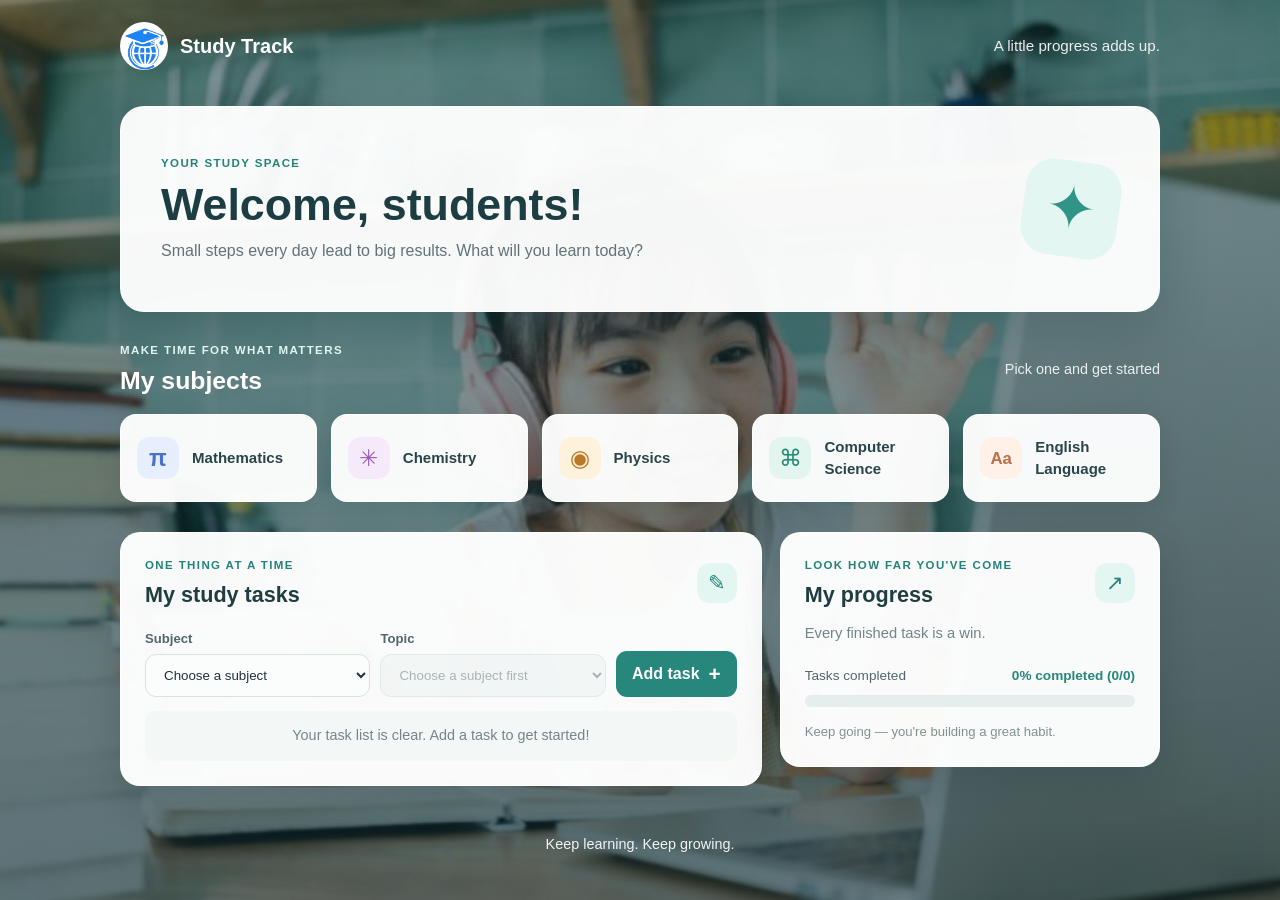
<file: TTT/index.html>
<!DOCTYPE html>
<html lang="en">
  <head>
    <meta charset="UTF-8">
    <meta name="viewport" content="width=device-width, initial-scale=1.0">
    <meta name="theme-color" content="#eaf7f5">
    <title>Study Track | Your learning dashboard</title>
    <link rel="stylesheet" href="style.css">
  </head>
  <body>
    <div id="welcome-popup" class="welcome-popup">
      <h2>Hi 👋</h2>
    </div>
    <div class="page-shell">
      <header class="site-header">
        <a class="brand" href="index.html" aria-label="Study Track home">
          <img class="logo-img" src="logo.png" alt="">
          <span>Study Track</span>
        </a>
        <p class="header-note">A little progress adds up.</p>
      </header>

      <main class="container">
        <section class="welcome" aria-labelledby="welcome-heading">
          <div>
            <p class="eyebrow">YOUR STUDY SPACE</p>
            <h1 id="welcome-heading">Welcome, students!</h1>
            <p>Small steps every day lead to big results. What will you learn today?</p>
          </div>
          <span class="welcome-icon" aria-hidden="true">✦</span>
        </section>

        <section class="subjects" aria-labelledby="subjects-heading">
          <div class="section-heading">
            <div>
              <p class="eyebrow">MAKE TIME FOR WHAT MATTERS</p>
              <h2 id="subjects-heading">My subjects</h2>
            </div>
            <p class="section-note">Pick one and get started</p>
          </div>
          <div class="subjects-grid">
            <article class="subject-card">
              <span class="subject-icon math-icon" aria-hidden="true">π</span>
              <span>Mathematics</span>
            </article>
            <article class="subject-card">
              <span class="subject-icon chemistry-icon" aria-hidden="true">✳</span>
              <span>Chemistry</span>
            </article>
            <article class="subject-card">
              <span class="subject-icon physics-icon" aria-hidden="true">◉</span>
              <span>Physics</span>
            </article>
            <article class="subject-card">
              <span class="subject-icon computer-icon" aria-hidden="true">⌘</span>
              <span>Computer Science</span>
            </article>
            <article class="subject-card">
              <span class="subject-icon english-icon" aria-hidden="true">Aa</span>
              <span>English Language</span>
            </article>
          </div>
        </section>

        <div class="dashboard-grid">
          <section class="tasks panel" aria-labelledby="tasks-heading">
            <div class="section-heading">
              <div>
                <p class="eyebrow">ONE THING AT A TIME</p>
                <h2 id="tasks-heading">My study tasks</h2>
              </div>
              <span class="heading-icon" aria-hidden="true">✎</span>
            </div>
            <form id="task-form" class="task-form">
              <div class="task-select-group">
                <label for="subject-select">Subject</label>
                <select id="subject-select" required>
                  <option value="">Choose a subject</option>
                  <option value="Mathematics">Mathematics</option>
                  <option value="Chemistry">Chemistry</option>
                  <option value="Physics">Physics</option>
                  <option value="Computer Science">Computer Science</option>
                  <option value="English Language">English Language</option>
                </select>
              </div>
              <div class="task-select-group">
                <label for="topic-select">Topic</label>
                <select id="topic-select" required disabled>
                  <option value="">Choose a subject first</option>
                </select>
              </div>
              <button type="submit">Add task <span aria-hidden="true">+</span></button>
            </form>
            <p id="empty-state" class="empty-state">Your task list is clear. Add a task to get started!</p>
            <ul id="taskList" class="task-list" aria-live="polite"></ul>
          </section>

          <section class="progress-section panel" aria-labelledby="progress-heading">
            <div class="section-heading">
              <div>
                <p class="eyebrow">LOOK HOW FAR YOU'VE COME</p>
                <h2 id="progress-heading">My progress</h2>
              </div>
              <span class="heading-icon progress-icon" aria-hidden="true">↗</span>
            </div>
            <p class="progress-message">Every finished task is a win.</p>
            <div class="progress-details">
              <span>Tasks completed</span>
              <span id="progressText">0% completed (0/0)</span>
            </div>
            <div
              class="progress-bar"
              role="progressbar"
              aria-label="Study tasks completed"
              aria-valuemin="0"
              aria-valuemax="100"
              aria-valuenow="0"
            >
              <div id="progressFill"></div>
            </div>
            <p class="progress-footnote">Keep going — you're building a great habit.</p>
          </section>
        </div>
      </main>

      <footer>
        <p>Keep learning. Keep growing.</p>
      </footer>
    </div>
    <script src="index.js"></script>
  </body>
</html>
</file>
<file: TTT/style.css>
* {
  box-sizing: border-box;
  margin: 0;
  padding: 0;
}

:root {
  color: #20333a;
  font-family: Arial, Helvetica, sans-serif;
  font-synthesis: none;
  line-height: 1.5;
  font-weight: 400;
  background: #eaf7f5;
}

body {
  min-width: 320px;
  min-height: 100vh;
  background:
    linear-gradient(rgba(18, 54, 57, 0.48), rgba(17, 47, 53, 0.62)),
    url("bg_image.png") center / cover fixed;
}

button,
input {
  font: inherit;
}

button {
  cursor: pointer;
}

.page-shell {
  width: min(100% - 40px, 1040px);
  margin: 0 auto;
}

.site-header {
  display: flex;
  align-items: center;
  justify-content: space-between;
  min-height: 92px;
  color: #fff;
}

.brand {
  display: inline-flex;
  align-items: center;
  gap: 12px;
  color: inherit;
  font-size: 1.25rem;
  font-weight: 700;
  text-decoration: none;
}

.logo-img {
  display: block;
  width: 48px;
  height: 48px;
  object-fit: contain;
  border-radius: 50%;
  background: #fff;
}

.header-note {
  color: rgba(255, 255, 255, 0.9);
  font-size: 0.95rem;
}

.container {
  padding: 14px 0 24px;
}

.welcome {
  display: flex;
  align-items: center;
  justify-content: space-between;
  gap: 24px;
  min-height: 206px;
  margin-bottom: 30px;
  padding: 34px 40px;
  overflow: hidden;
  border: 1px solid rgba(255, 255, 255, 0.7);
  border-radius: 24px;
  background: rgba(255, 255, 255, 0.96);
  box-shadow: 0 18px 50px rgba(13, 39, 43, 0.18);
}

.eyebrow {
  margin-bottom: 7px;
  color: #25827a;
  font-size: 0.72rem;
  font-weight: 700;
  letter-spacing: 0.12em;
}

.welcome h1 {
  margin-bottom: 8px;
  color: #1c3e42;
  font-size: clamp(2rem, 4vw, 2.8rem);
  line-height: 1.15;
}

.welcome p:last-child {
  color: #617379;
  font-size: 1rem;
}

.welcome-icon {
  display: grid;
  flex: 0 0 96px;
  width: 96px;
  height: 96px;
  place-items: center;
  border-radius: 28px;
  background: #e4f6f1;
  color: #319488;
  font-size: 3.8rem;
  transform: rotate(8deg);
}

.subjects {
  margin-bottom: 30px;
}

.section-heading {
  display: flex;
  align-items: center;
  justify-content: space-between;
  gap: 16px;
  margin-bottom: 17px;
}

.section-heading .eyebrow {
  color: #e0f6f1;
}

.section-heading h2 {
  color: #fff;
  font-size: 1.55rem;
  line-height: 1.25;
}

.section-note {
  color: rgba(255, 255, 255, 0.88);
  font-size: 0.9rem;
}

.subjects-grid {
  display: grid;
  grid-template-columns: repeat(5, minmax(0, 1fr));
  gap: 14px;
}

.subject-card {
  display: flex;
  align-items: center;
  gap: 13px;
  min-height: 88px;
  padding: 16px;
  border: 1px solid rgba(255, 255, 255, 0.7);
  border-radius: 16px;
  background: rgba(255, 255, 255, 0.96);
  color: #29444a;
  font-size: 0.94rem;
  font-weight: 700;
  box-shadow: 0 9px 24px rgba(13, 39, 43, 0.12);
  transition: transform 160ms ease, box-shadow 160ms ease;
}

.subject-card:hover {
  transform: translateY(-3px);
  box-shadow: 0 13px 28px rgba(13, 39, 43, 0.18);
}

.subject-icon,
.heading-icon {
  display: grid;
  flex: 0 0 42px;
  width: 42px;
  height: 42px;
  place-items: center;
  border-radius: 13px;
  font-size: 1.45rem;
  font-weight: 700;
}

.math-icon {
  background: #e7efff;
  color: #4a73c8;
}

.chemistry-icon {
  background: #f5eafa;
  color: #9a5bb5;
}

.physics-icon {
  background: #fff2dc;
  color: #bb7827;
}

.computer-icon {
  background: #e3f5ef;
  color: #278c77;
}

.english-icon {
  background: #fff0e8;
  color: #bc7048;
  font-size: 1.05rem;
}

.dashboard-grid {
  display: grid;
  grid-template-columns: minmax(0, 1.35fr) minmax(270px, 0.8fr);
  align-items: start;
  gap: 18px;
}

.panel {
  padding: 24px;
  border: 1px solid rgba(255, 255, 255, 0.8);
  border-radius: 20px;
  background: rgba(255, 255, 255, 0.97);
  box-shadow: 0 14px 36px rgba(13, 39, 43, 0.16);
}

.panel .section-heading {
  margin-bottom: 20px;
}

.panel .section-heading .eyebrow {
  color: #25827a;
}

.panel .section-heading h2 {
  color: #203d42;
  font-size: 1.35rem;
}

.heading-icon {
  flex-basis: 40px;
  width: 40px;
  height: 40px;
  background: #e4f6f1;
  color: #25827a;
  font-size: 1.3rem;
}

.task-form {
  display: grid;
  grid-template-columns: minmax(0, 1fr) minmax(0, 1fr) auto;
  align-items: end;
  gap: 10px;
  margin-bottom: 14px;
}

.task-select-group {
  display: grid;
  gap: 6px;
  min-width: 0;
}

.task-select-group label {
  color: #52676c;
  font-size: 0.82rem;
  font-weight: 700;
}

.task-form select {
  width: 100%;
  min-width: 0;
  padding: 12px 14px;
  border: 1px solid #d7e3e1;
  border-radius: 11px;
  outline: none;
  background: #fbfdfc;
  color: #20333a;
  cursor: pointer;
}

.task-form select:disabled {
  background: #f0f4f3;
  color: #879699;
  cursor: not-allowed;
}

.task-form select:focus {
  border-color: #319488;
  box-shadow: 0 0 0 3px rgba(49, 148, 136, 0.15);
}

.task-form button {
  display: inline-flex;
  align-items: center;
  justify-content: center;
  gap: 9px;
  padding: 11px 16px;
  border: 0;
  border-radius: 11px;
  background: #27877d;
  color: #fff;
  font-weight: 700;
  transition: background 160ms ease, transform 160ms ease;
}

.task-form button:hover {
  background: #1d7169;
  transform: translateY(-1px);
}

.task-form button span {
  font-size: 1.3rem;
  line-height: 1;
}

.empty-state {
  padding: 14px 12px;
  border-radius: 10px;
  background: #f3f8f7;
  color: #758589;
  font-size: 0.9rem;
  text-align: center;
}

.empty-state[hidden] {
  display: none;
}

.task-list {
  list-style: none;
}

.task-list li {
  display: flex;
  align-items: center;
  gap: 11px;
  padding: 12px 2px;
  border-bottom: 1px solid #e8efee;
  overflow-wrap: anywhere;
}

.task-list li:last-child {
  border-bottom: 0;
}

.task-list input[type="checkbox"] {
  flex: 0 0 auto;
  width: 18px;
  height: 18px;
  accent-color: #27877d;
  cursor: pointer;
}

.task-list li span {
  flex: 1;
  color: #354b50;
}

.task-list li.completed span {
  color: #859293;
  text-decoration: line-through;
}

.delete-btn {
  padding: 6px 10px;
  border: 1px solid #f2d8d5;
  border-radius: 8px;
  background: #fff7f6;
  color: #a44f47;
  font-size: 0.82rem;
  transition: background 160ms ease;
}

.delete-btn:hover {
  background: #fce9e7;
}

.progress-message {
  margin: -7px 0 22px;
  color: #748589;
  font-size: 0.92rem;
}

.progress-details {
  display: flex;
  justify-content: space-between;
  gap: 10px;
  margin-bottom: 9px;
  color: #52676c;
  font-size: 0.85rem;
}

#progressText {
  color: #27877d;
  font-weight: 700;
  text-align: right;
}

.progress-bar {
  height: 12px;
  overflow: hidden;
  border-radius: 999px;
  background: #e5eeec;
}

#progressFill {
  width: 0;
  height: 100%;
  border-radius: inherit;
  background: linear-gradient(90deg, #50b5a2, #27877d);
  transition: width 250ms ease;
}

.progress-footnote {
  margin-top: 15px;
  color: #819092;
  font-size: 0.82rem;
}

footer {
  padding: 24px 12px 30px;
  color: rgba(255, 255, 255, 0.92);
  font-size: 0.9rem;
  text-align: center;
}

.sr-only {
  position: absolute;
  width: 1px;
  height: 1px;
  padding: 0;
  overflow: hidden;
  clip: rect(0, 0, 0, 0);
  white-space: nowrap;
  border: 0;
}

@media (max-width: 760px) {
  .subjects-grid {
    grid-template-columns: repeat(2, minmax(0, 1fr));
  }

  .dashboard-grid {
    grid-template-columns: 1fr;
  }
}

@media (max-width: 520px) {
  .page-shell {
    width: min(100% - 28px, 1040px);
  }

  .site-header {
    min-height: 74px;
  }

  .brand {
    font-size: 1.05rem;
  }

  .logo-img {
    width: 40px;
    height: 40px;
  }

  .header-note {
    max-width: 115px;
    font-size: 0.78rem;
    text-align: right;
  }

  .container {
    padding-top: 8px;
  }

  .welcome {
    min-height: 180px;
    margin-bottom: 25px;
    padding: 25px 22px;
    border-radius: 19px;
  }

  .welcome-icon {
    flex-basis: 58px;
    width: 58px;
    height: 58px;
    border-radius: 18px;
    font-size: 2.3rem;
  }

  .welcome p:last-child {
    max-width: 280px;
    font-size: 0.92rem;
  }

  .section-heading {
    align-items: flex-end;
  }

  .section-note {
    max-width: 110px;
    font-size: 0.78rem;
    text-align: right;
  }

  .subjects-grid {
    gap: 10px;
  }

  .subject-card {
    min-height: 78px;
    gap: 10px;
    padding: 12px;
    font-size: 0.84rem;
  }

  .subject-icon {
    flex-basis: 36px;
    width: 36px;
    height: 36px;
  }

  .panel {
    padding: 20px 17px;
    border-radius: 17px;
  }

  .task-form {
    grid-template-columns: 1fr;
  }

  .task-form button {
    min-height: 46px;
  }
}

@media (prefers-reduced-motion: reduce) {
  *,
  *::before,
  *::after {
    scroll-behavior: auto !important;
    transition-duration: 0.01ms !important;
    animation-duration: 0.01ms !important;
    animation-iteration-count: 1 !important;
  }
}
.welcome-popup {
  position: fixed;
  top: 30px;
  right: 30px;
  background: #111827;
  color: white;
  padding: 20px 30px;
  border-radius: 15px;
  text-align: center;
  box-shadow: 0 0 20px #3b82f6;
  z-index: 9999;

  animation: welcome 4s ease forwards;
}

.welcome-popup h2 {
  font-size: 32px;
  margin: 0 0 8px;
  animation: wave 0.7s infinite alternate;
}

.welcome-popup p {
  margin: 0;
  font-size: 16px;
}

@keyframes welcome {
  0% {
    opacity: 0;
    transform: translateX(100px);
  }
  15%, 70% {
    opacity: 1;
    transform: translateX(0);
  }
  100% {
    opacity: 0;
    visibility: hidden;
  }
}

@keyframes wave {
  from { transform: rotate(-5deg); }
  to { transform: rotate(5deg); }
}
</file>
